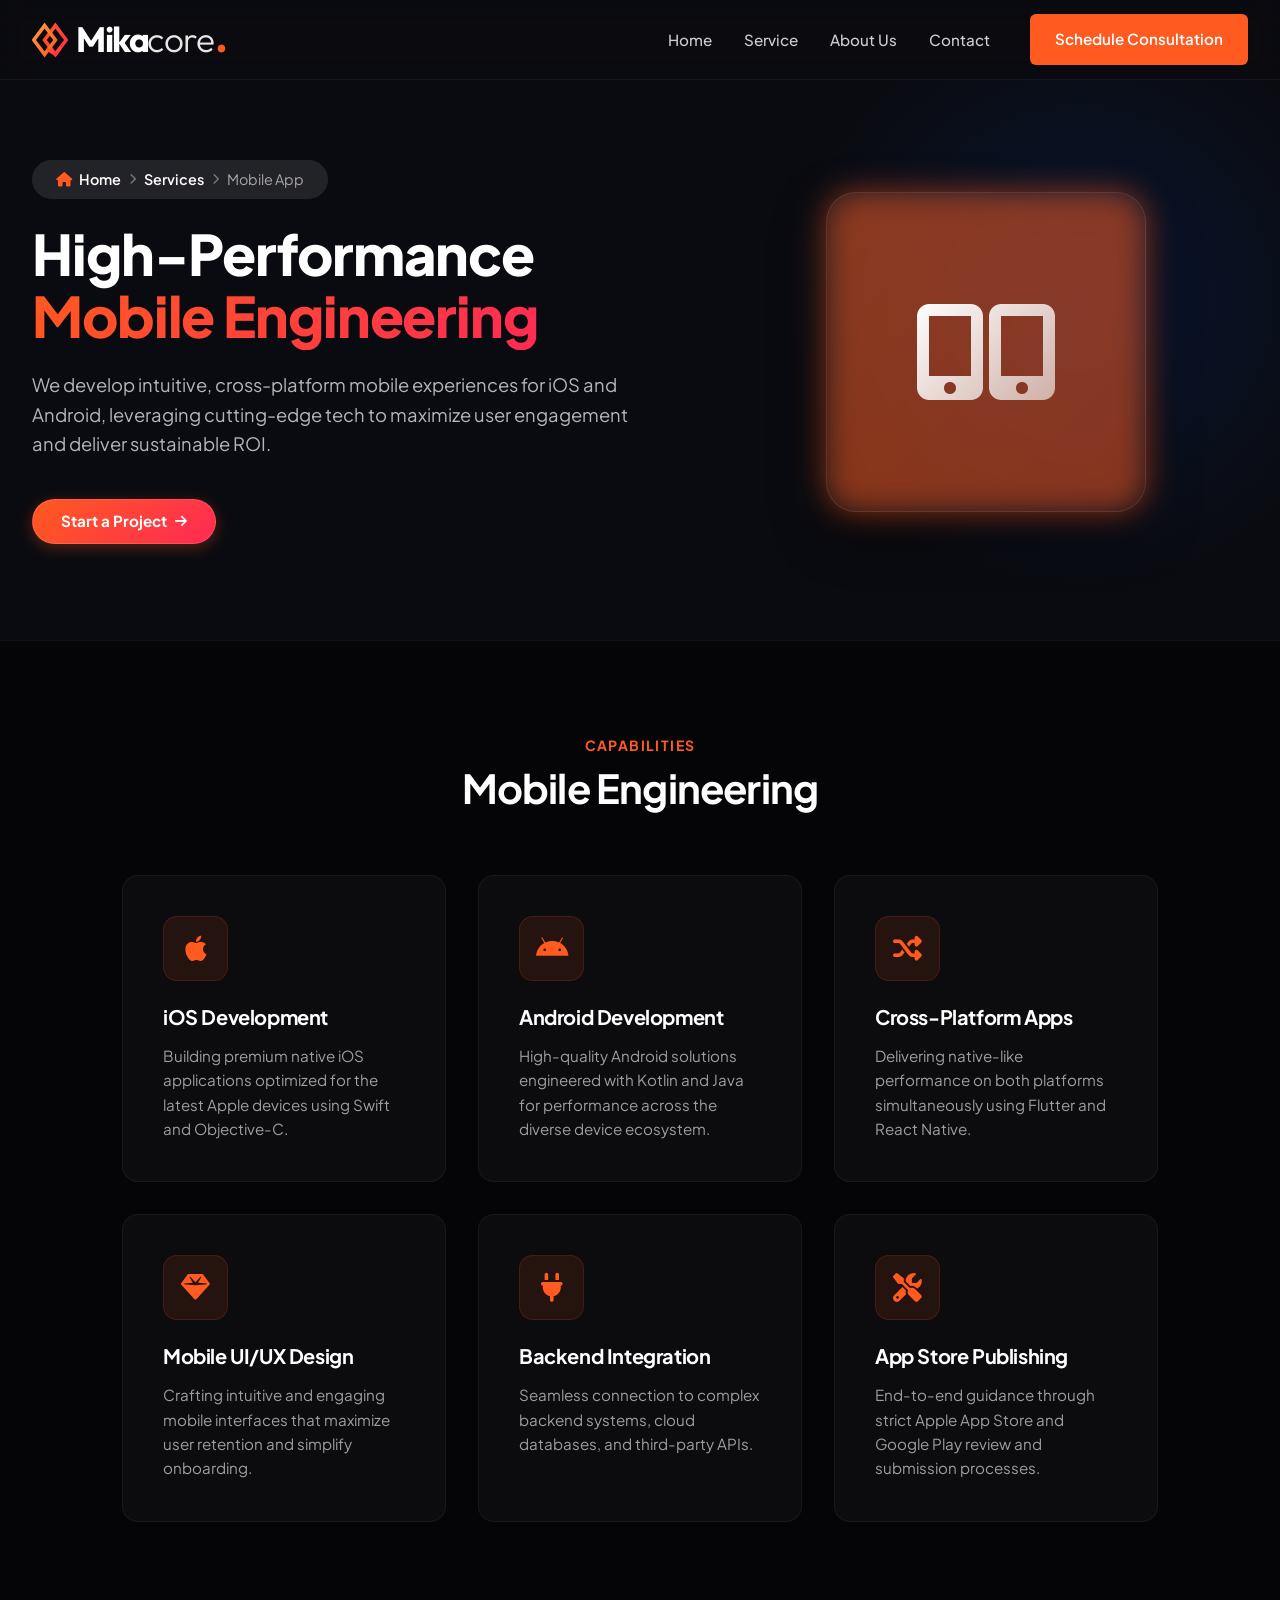
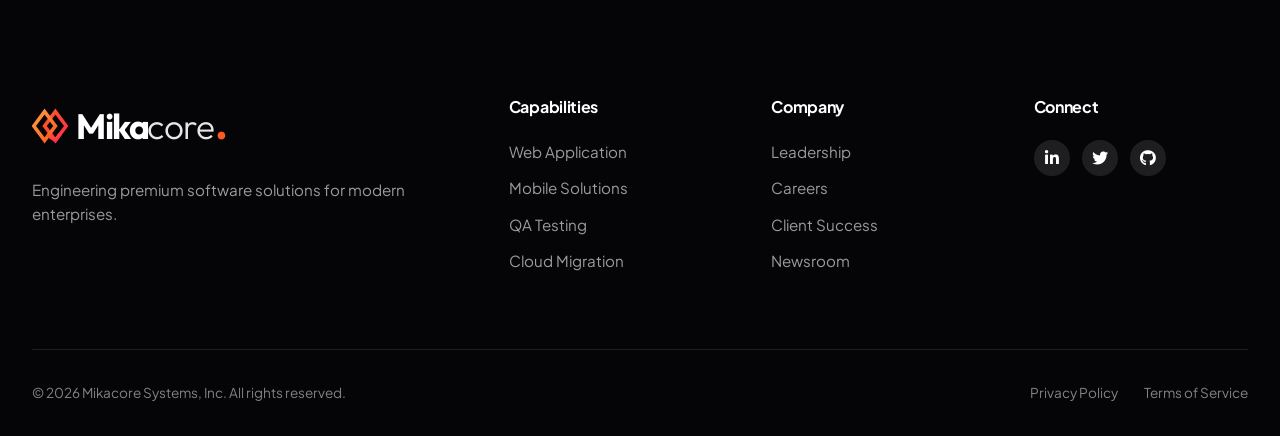
<file: mobile-app.html>
<!DOCTYPE html>
<html lang="en">

<head>
  <meta charset="UTF-8">
  <meta name="viewport" content="width=device-width, initial-scale=1.0">
  <title>Mobile App Development | Mikacore Services</title>
  <link rel="preconnect" href="https://fonts.googleapis.com">
  <link rel="preconnect" href="https://fonts.gstatic.com" crossorigin>
  <link href="https://fonts.googleapis.com/css2?family=Plus+Jakarta+Sans:wght@300;400;500;600;700;800&family=Outfit:wght@300;400;700;900&display=swap" rel="stylesheet">
  <link rel="stylesheet" href="https://cdnjs.cloudflare.com/ajax/libs/font-awesome/6.4.0/css/all.min.css">
  <link rel="stylesheet" href="styles.css?v=2">
</head>

<body>

  <!-- Navigation -->
  <header class="navbar" id="navbar">
    <div class="container nav-container">
      <a href="index.html#home" class="brand-logo">
        <svg class="logo-svg" width="36" height="36" viewBox="0 0 100 100" fill="none"
          xmlns="http://www.w3.org/2000/svg">
          <defs>
            <linearGradient id="logoOrangeGrad" x1="0%" y1="0%" x2="100%" y2="100%">
              <stop offset="0%" stop-color="#FF9A44" />
              <stop offset="100%" stop-color="#FF5A1F" />
            </linearGradient>
            <linearGradient id="logoRedGrad" x1="0%" y1="0%" x2="100%" y2="100%">
              <stop offset="0%" stop-color="#FF5A1F" />
              <stop offset="100%" stop-color="#FF2A54" />
            </linearGradient>
          </defs>
          <path d="M 65 10 L 95 50 L 65 90 L 35 50 Z" stroke="url(#logoRedGrad)" stroke-width="10"
            stroke-linejoin="miter" />
          <path d="M 35 10 L 65 50 L 35 90 L 5 50 Z" stroke="url(#logoOrangeGrad)" stroke-width="10"
            stroke-linejoin="miter" />
          <path d="M 45 76.6 L 65 90 L 75.3 76.2" stroke="url(#logoRedGrad)" stroke-width="10" stroke-linejoin="miter"
            stroke-linecap="square" />
        </svg>
        <span class="brand-text"><span class="brand-mika">Mika</span><span class="brand-core">core</span><span
            class="brand-dot">.</span></span>
      </a>

      <button class="menu-toggle" aria-label="Toggle navigation">
        <span></span><span></span><span></span>
      </button>

      <nav class="nav-menu">
        <ul class="nav-links">
          <li><a href="index.html#home" class="nav-link">Home</a></li>
          <li><a href="index.html#service" class="nav-link active">Service</a></li>
          <li><a href="index.html#solutions" class="nav-link">About Us</a></li>
          <li><a href="index.html#contact" class="nav-link">Contact</a></li>
        </ul>
        <div class="nav-actions">
          <a href="index.html#contact" class="btn btn-primary">Schedule Consultation</a>
        </div>
      </nav>
    </div>
  </header>

  <!-- Service Hero -->
  <section class="service-hero">
    <div class="service-hero-glow"></div>
    <div class="container sh-container">
      <div class="sh-content reveal-up">
        <div class="breadcrumb">
          <a href="index.html#home"><i class="fas fa-home"></i> Home</a>
          <i class="fas fa-chevron-right"></i>
          <a href="index.html#service">Services</a>
          <i class="fas fa-chevron-right"></i>
          <span>Mobile App</span>
        </div>
        <h1 class="sh-title">High-Performance <span>Mobile Engineering</span></h1>
        <p class="sh-desc">We develop intuitive, cross-platform mobile experiences for iOS and Android, leveraging
          cutting-edge tech to maximize user engagement and deliver sustainable ROI.</p>
        <div class="sh-actions">
          <a href="index.html#contact" class="btn btn-primary nav-get-started">Start a Project <i
              class="fas fa-arrow-right"></i></a>
        </div>
      </div>
      <div class="sh-visual reveal-up delay-1">
        <div class="sh-abstract-card">
          <i class="fas fa-mobile-alt sh-icon"
            style="font-family: 'Font Awesome 6 Free'; font-weight: 900;">&#xf3cd;</i>
        </div>
      </div>
    </div>
  </section>

  <!-- Service Features -->
  <section class="service-features section">
    <div class="container container-large">
      <div class="section-heading reveal-up">
        <h2 class="subtitle">Capabilities</h2>
        <h3 class="title text-white">Mobile Engineering</h3>
      </div>
      <div class="sh-grid">
        <div class="sh-feature-card reveal-up">
          <div class="sh-fc-icon"><i class="fab fa-apple"></i></div>
          <h4>iOS Development</h4>
          <p>Building premium native iOS applications optimized for the latest Apple devices using Swift and
            Objective-C.</p>
        </div>
        <div class="sh-feature-card reveal-up delay-1">
          <div class="sh-fc-icon"><i class="fab fa-android"></i></div>
          <h4>Android Development</h4>
          <p>High-quality Android solutions engineered with Kotlin and Java for performance across the diverse device
            ecosystem.</p>
        </div>
        <div class="sh-feature-card reveal-up delay-2">
          <div class="sh-fc-icon"><i class="fas fa-random"></i></div>
          <h4>Cross-Platform Apps</h4>
          <p>Delivering native-like performance on both platforms simultaneously using Flutter and React Native.</p>
        </div>
        <div class="sh-feature-card reveal-up">
          <div class="sh-fc-icon"><i class="fas fa-gem"></i></div>
          <h4>Mobile UI/UX Design</h4>
          <p>Crafting intuitive and engaging mobile interfaces that maximize user retention and simplify onboarding.</p>
        </div>
        <div class="sh-feature-card reveal-up delay-1">
          <div class="sh-fc-icon"><i class="fas fa-plug"></i></div>
          <h4>Backend Integration</h4>
          <p>Seamless connection to complex backend systems, cloud databases, and third-party APIs.</p>
        </div>
        <div class="sh-feature-card reveal-up delay-2">
          <div class="sh-fc-icon"><i class="fas fa-tools"></i></div>
          <h4>App Store Publishing</h4>
          <p>End-to-end guidance through strict Apple App Store and Google Play review and submission processes.</p>
        </div>
      </div>
    </div>
  </section>
  <!-- Footer -->
  <footer class="footer">
    <div class="container">
      <div class="footer-grid">
        <div class="footer-brand">
          <a href="index.html#home" class="brand-logo">
            <svg class="logo-svg" width="36" height="36" viewBox="0 0 100 100" fill="none"
              xmlns="http://www.w3.org/2000/svg">
              <defs>
                <linearGradient id="logoOrangeGradFooter" x1="0%" y1="0%" x2="100%" y2="100%">
                  <stop offset="0%" stop-color="#FF9A44" />
                  <stop offset="100%" stop-color="#FF5A1F" />
                </linearGradient>
                <linearGradient id="logoRedGradFooter" x1="0%" y1="0%" x2="100%" y2="100%">
                  <stop offset="0%" stop-color="#FF5A1F" />
                  <stop offset="100%" stop-color="#FF2A54" />
                </linearGradient>
              </defs>
              <path d="M 65 10 L 95 50 L 65 90 L 35 50 Z" stroke="url(#logoRedGradFooter)" stroke-width="10"
                stroke-linejoin="miter" />
              <path d="M 35 10 L 65 50 L 35 90 L 5 50 Z" stroke="url(#logoOrangeGradFooter)" stroke-width="10"
                stroke-linejoin="miter" />
              <path d="M 45 76.6 L 65 90 L 75.3 76.2" stroke="url(#logoRedGradFooter)" stroke-width="10"
                stroke-linejoin="miter" stroke-linecap="square" />
            </svg>
            <span class="brand-text text-white"><span class="brand-mika">Mika</span><span
                class="brand-core">core</span><span class="brand-dot">.</span></span>
          </a>
          <p>Engineering premium software solutions for modern enterprises.</p>
        </div>
        <div class="footer-nav">
          <h4>Capabilities</h4>
          <ul>
            <li><a href="web-application.html">Web Application</a></li>
            <li><a href="mobile-app.html">Mobile Solutions</a></li>
            <li><a href="qa-support.html">QA Testing</a></li>
            <li><a href="#">Cloud Migration</a></li>
          </ul>
        </div>
        <div class="footer-nav">
          <h4>Company</h4>
          <ul>
            <li><a href="#">Leadership</a></li>
            <li><a href="#">Careers</a></li>
            <li><a href="#">Client Success</a></li>
            <li><a href="#">Newsroom</a></li>
          </ul>
        </div>
        <div class="footer-nav">
          <h4>Connect</h4>
          <div class="social-pills">
            <a href="#"><i class="fab fa-linkedin-in"></i></a>
            <a href="#"><i class="fab fa-twitter"></i></a>
            <a href="#"><i class="fab fa-github"></i></a>
          </div>
        </div>
      </div>
      <div class="footer-legal">
        <p>&copy; <span id="currentYear"></span> Mikacore Systems, Inc. All rights reserved.</p>
        <div class="legal-links">
          <a href="#">Privacy Policy</a>
          <a href="#">Terms of Service</a>
        </div>
      </div>
    </div>
  </footer>

  <script src="script.js"></script>
</body>

</html>
</file>
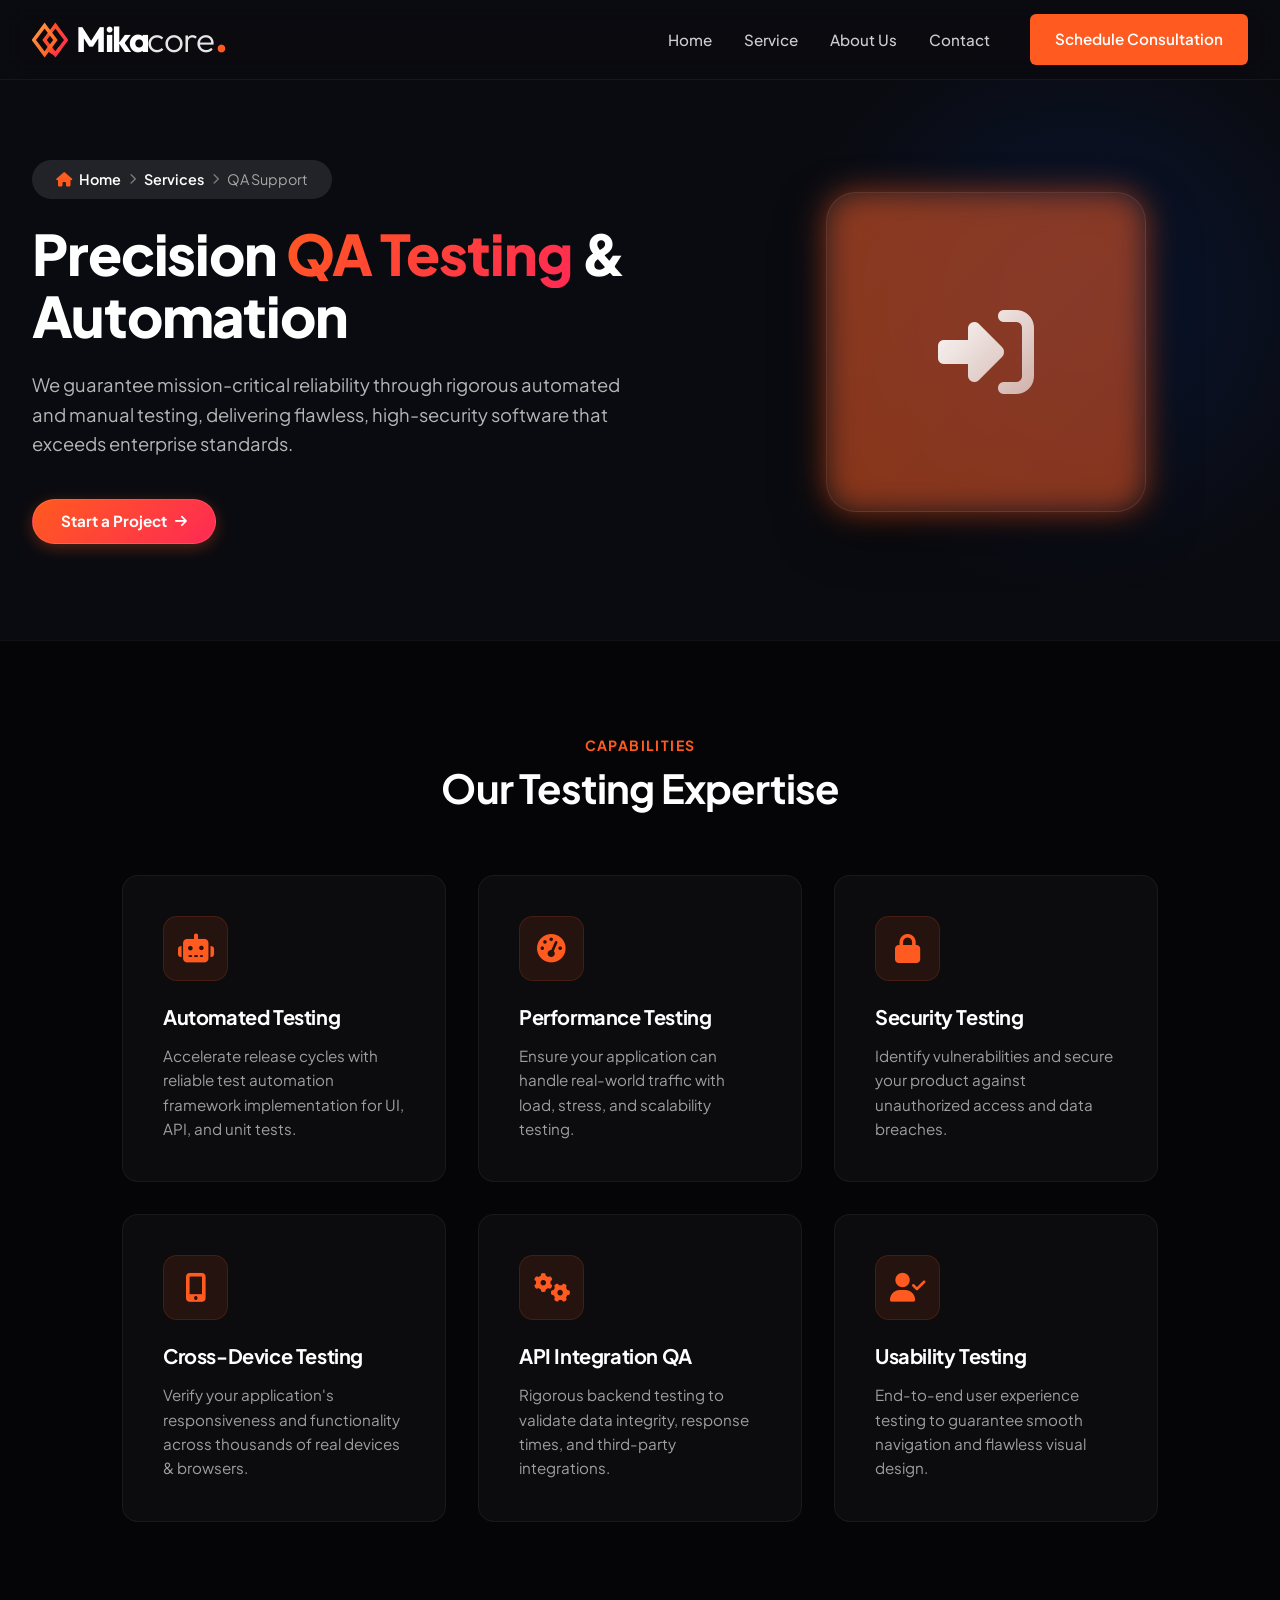
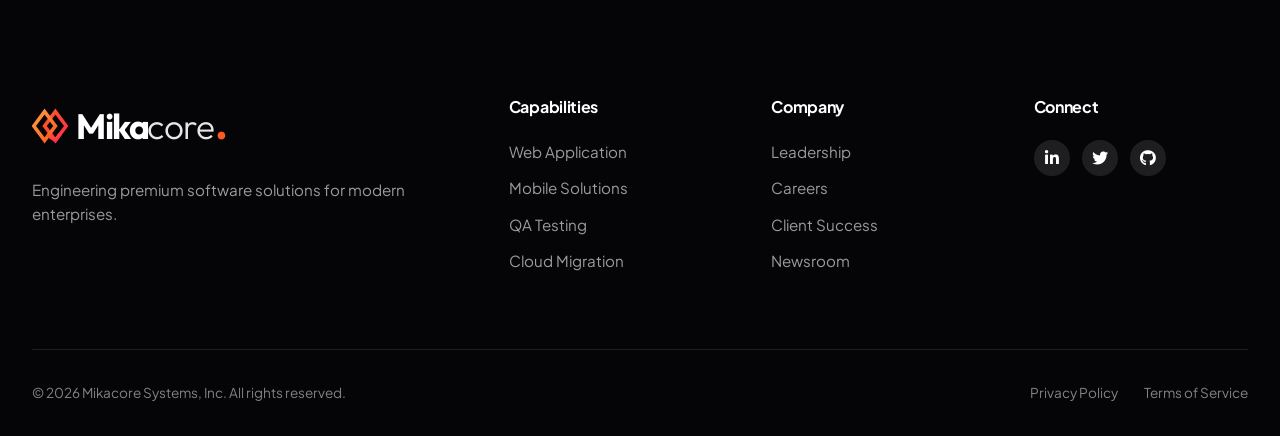
<file: qa-support.html>
<!DOCTYPE html>
<html lang="en">

<head>
  <meta charset="UTF-8">
  <meta name="viewport" content="width=device-width, initial-scale=1.0">
  <title>QA Support | Mikacore Services</title>
  <link rel="preconnect" href="https://fonts.googleapis.com">
  <link rel="preconnect" href="https://fonts.gstatic.com" crossorigin>
  <link href="https://fonts.googleapis.com/css2?family=Plus+Jakarta+Sans:wght@300;400;500;600;700;800&family=Outfit:wght@300;400;700;900&display=swap" rel="stylesheet">
  <link rel="stylesheet" href="https://cdnjs.cloudflare.com/ajax/libs/font-awesome/6.4.0/css/all.min.css">
  <link rel="stylesheet" href="styles.css?v=2">
</head>

<body>

  <!-- Navigation -->
  <header class="navbar" id="navbar">
    <div class="container nav-container">
      <a href="index.html#home" class="brand-logo">
        <svg class="logo-svg" width="36" height="36" viewBox="0 0 100 100" fill="none"
          xmlns="http://www.w3.org/2000/svg">
          <defs>
            <linearGradient id="logoOrangeGrad" x1="0%" y1="0%" x2="100%" y2="100%">
              <stop offset="0%" stop-color="#FF9A44" />
              <stop offset="100%" stop-color="#FF5A1F" />
            </linearGradient>
            <linearGradient id="logoRedGrad" x1="0%" y1="0%" x2="100%" y2="100%">
              <stop offset="0%" stop-color="#FF5A1F" />
              <stop offset="100%" stop-color="#FF2A54" />
            </linearGradient>
          </defs>
          <path d="M 65 10 L 95 50 L 65 90 L 35 50 Z" stroke="url(#logoRedGrad)" stroke-width="10"
            stroke-linejoin="miter" />
          <path d="M 35 10 L 65 50 L 35 90 L 5 50 Z" stroke="url(#logoOrangeGrad)" stroke-width="10"
            stroke-linejoin="miter" />
          <path d="M 45 76.6 L 65 90 L 75.3 76.2" stroke="url(#logoRedGrad)" stroke-width="10" stroke-linejoin="miter"
            stroke-linecap="square" />
        </svg>
        <span class="brand-text"><span class="brand-mika">Mika</span><span class="brand-core">core</span><span
            class="brand-dot">.</span></span>
      </a>

      <button class="menu-toggle" aria-label="Toggle navigation">
        <span></span><span></span><span></span>
      </button>

      <nav class="nav-menu">
        <ul class="nav-links">
          <li><a href="index.html#home" class="nav-link">Home</a></li>
          <li><a href="index.html#service" class="nav-link active">Service</a></li>
          <li><a href="index.html#solutions" class="nav-link">About Us</a></li>
          <li><a href="index.html#contact" class="nav-link">Contact</a></li>
        </ul>
        <div class="nav-actions">
          <a href="index.html#contact" class="btn btn-primary">Schedule Consultation</a>
        </div>
      </nav>
    </div>
  </header>

  <!-- Service Hero -->
  <section class="service-hero">
    <div class="service-hero-glow"></div>
    <div class="container sh-container">
      <div class="sh-content reveal-up">
        <div class="breadcrumb">
          <a href="index.html#home"><i class="fas fa-home"></i> Home</a>
          <i class="fas fa-chevron-right"></i>
          <a href="index.html#service">Services</a>
          <i class="fas fa-chevron-right"></i>
          <span>QA Support</span>
        </div>
        <h1 class="sh-title">Precision <span>QA Testing</span> & Automation</h1>
        <p class="sh-desc">We guarantee mission-critical reliability through rigorous automated and manual testing,
          delivering flawless, high-security software that exceeds enterprise standards.</p>
        <div class="sh-actions">
          <a href="index.html#contact" class="btn btn-primary nav-get-started">Start a Project <i
              class="fas fa-arrow-right"></i></a>
        </div>
      </div>
      <div class="sh-visual reveal-up delay-1">
        <div class="sh-abstract-card">
          <i class="fas fa-shield-check sh-icon"
            style="font-family: 'Font Awesome 6 Free'; font-weight: 900;">&#xf2f6;</i>
        </div>
      </div>
    </div>
  </section>

  <!-- Service Features -->
  <section class="service-features section">
    <div class="container container-large">
      <div class="section-heading reveal-up">
        <h2 class="subtitle">Capabilities</h2>
        <h3 class="title text-white">Our Testing Expertise</h3>
      </div>
      <div class="sh-grid">
        <div class="sh-feature-card reveal-up">
          <div class="sh-fc-icon"><i class="fas fa-robot"></i></div>
          <h4>Automated Testing</h4>
          <p>Accelerate release cycles with reliable test automation framework implementation for UI, API, and unit
            tests.</p>
        </div>
        <div class="sh-feature-card reveal-up delay-1">
          <div class="sh-fc-icon"><i class="fas fa-tachometer-alt"></i></div>
          <h4>Performance Testing</h4>
          <p>Ensure your application can handle real-world traffic with load, stress, and scalability testing.</p>
        </div>
        <div class="sh-feature-card reveal-up delay-2">
          <div class="sh-fc-icon"><i class="fas fa-lock"></i></div>
          <h4>Security Testing</h4>
          <p>Identify vulnerabilities and secure your product against unauthorized access and data breaches.</p>
        </div>
        <div class="sh-feature-card reveal-up">
          <div class="sh-fc-icon"><i class="fas fa-mobile-alt"></i></div>
          <h4>Cross-Device Testing</h4>
          <p>Verify your application's responsiveness and functionality across thousands of real devices & browsers.</p>
        </div>
        <div class="sh-feature-card reveal-up delay-1">
          <div class="sh-fc-icon"><i class="fas fa-cogs"></i></div>
          <h4>API Integration QA</h4>
          <p>Rigorous backend testing to validate data integrity, response times, and third-party integrations.</p>
        </div>
        <div class="sh-feature-card reveal-up delay-2">
          <div class="sh-fc-icon"><i class="fas fa-user-check"></i></div>
          <h4>Usability Testing</h4>
          <p>End-to-end user experience testing to guarantee smooth navigation and flawless visual design.</p>
        </div>
      </div>
    </div>
  </section>

  <!-- Footer -->
  <footer class="footer">
    <div class="container">
      <div class="footer-grid">
        <div class="footer-brand">
          <a href="index.html#home" class="brand-logo">
            <svg class="logo-svg" width="36" height="36" viewBox="0 0 100 100" fill="none"
              xmlns="http://www.w3.org/2000/svg">
              <defs>
                <linearGradient id="logoOrangeGradFooter" x1="0%" y1="0%" x2="100%" y2="100%">
                  <stop offset="0%" stop-color="#FF9A44" />
                  <stop offset="100%" stop-color="#FF5A1F" />
                </linearGradient>
                <linearGradient id="logoRedGradFooter" x1="0%" y1="0%" x2="100%" y2="100%">
                  <stop offset="0%" stop-color="#FF5A1F" />
                  <stop offset="100%" stop-color="#FF2A54" />
                </linearGradient>
              </defs>
              <path d="M 65 10 L 95 50 L 65 90 L 35 50 Z" stroke="url(#logoRedGradFooter)" stroke-width="10"
                stroke-linejoin="miter" />
              <path d="M 35 10 L 65 50 L 35 90 L 5 50 Z" stroke="url(#logoOrangeGradFooter)" stroke-width="10"
                stroke-linejoin="miter" />
              <path d="M 45 76.6 L 65 90 L 75.3 76.2" stroke="url(#logoRedGradFooter)" stroke-width="10"
                stroke-linejoin="miter" stroke-linecap="square" />
            </svg>
            <span class="brand-text text-white"><span class="brand-mika">Mika</span><span
                class="brand-core">core</span><span class="brand-dot">.</span></span>
          </a>
          <p>Engineering premium software solutions for modern enterprises.</p>
        </div>
        <div class="footer-nav">
          <h4>Capabilities</h4>
          <ul>
            <li><a href="web-application.html">Web Application</a></li>
            <li><a href="mobile-app.html">Mobile Solutions</a></li>
            <li><a href="qa-support.html">QA Testing</a></li>
            <li><a href="#">Cloud Migration</a></li>
          </ul>
        </div>
        <div class="footer-nav">
          <h4>Company</h4>
          <ul>
            <li><a href="#">Leadership</a></li>
            <li><a href="#">Careers</a></li>
            <li><a href="#">Client Success</a></li>
            <li><a href="#">Newsroom</a></li>
          </ul>
        </div>
        <div class="footer-nav">
          <h4>Connect</h4>
          <div class="social-pills">
            <a href="#"><i class="fab fa-linkedin-in"></i></a>
            <a href="#"><i class="fab fa-twitter"></i></a>
            <a href="#"><i class="fab fa-github"></i></a>
          </div>
        </div>
      </div>
      <div class="footer-legal">
        <p>&copy; <span id="currentYear"></span> Mikacore Systems, Inc. All rights reserved.</p>
        <div class="legal-links">
          <a href="#">Privacy Policy</a>
          <a href="#">Terms of Service</a>
        </div>
      </div>
    </div>
  </footer>

  <script src="script.js"></script>
</body>

</html>
</file>
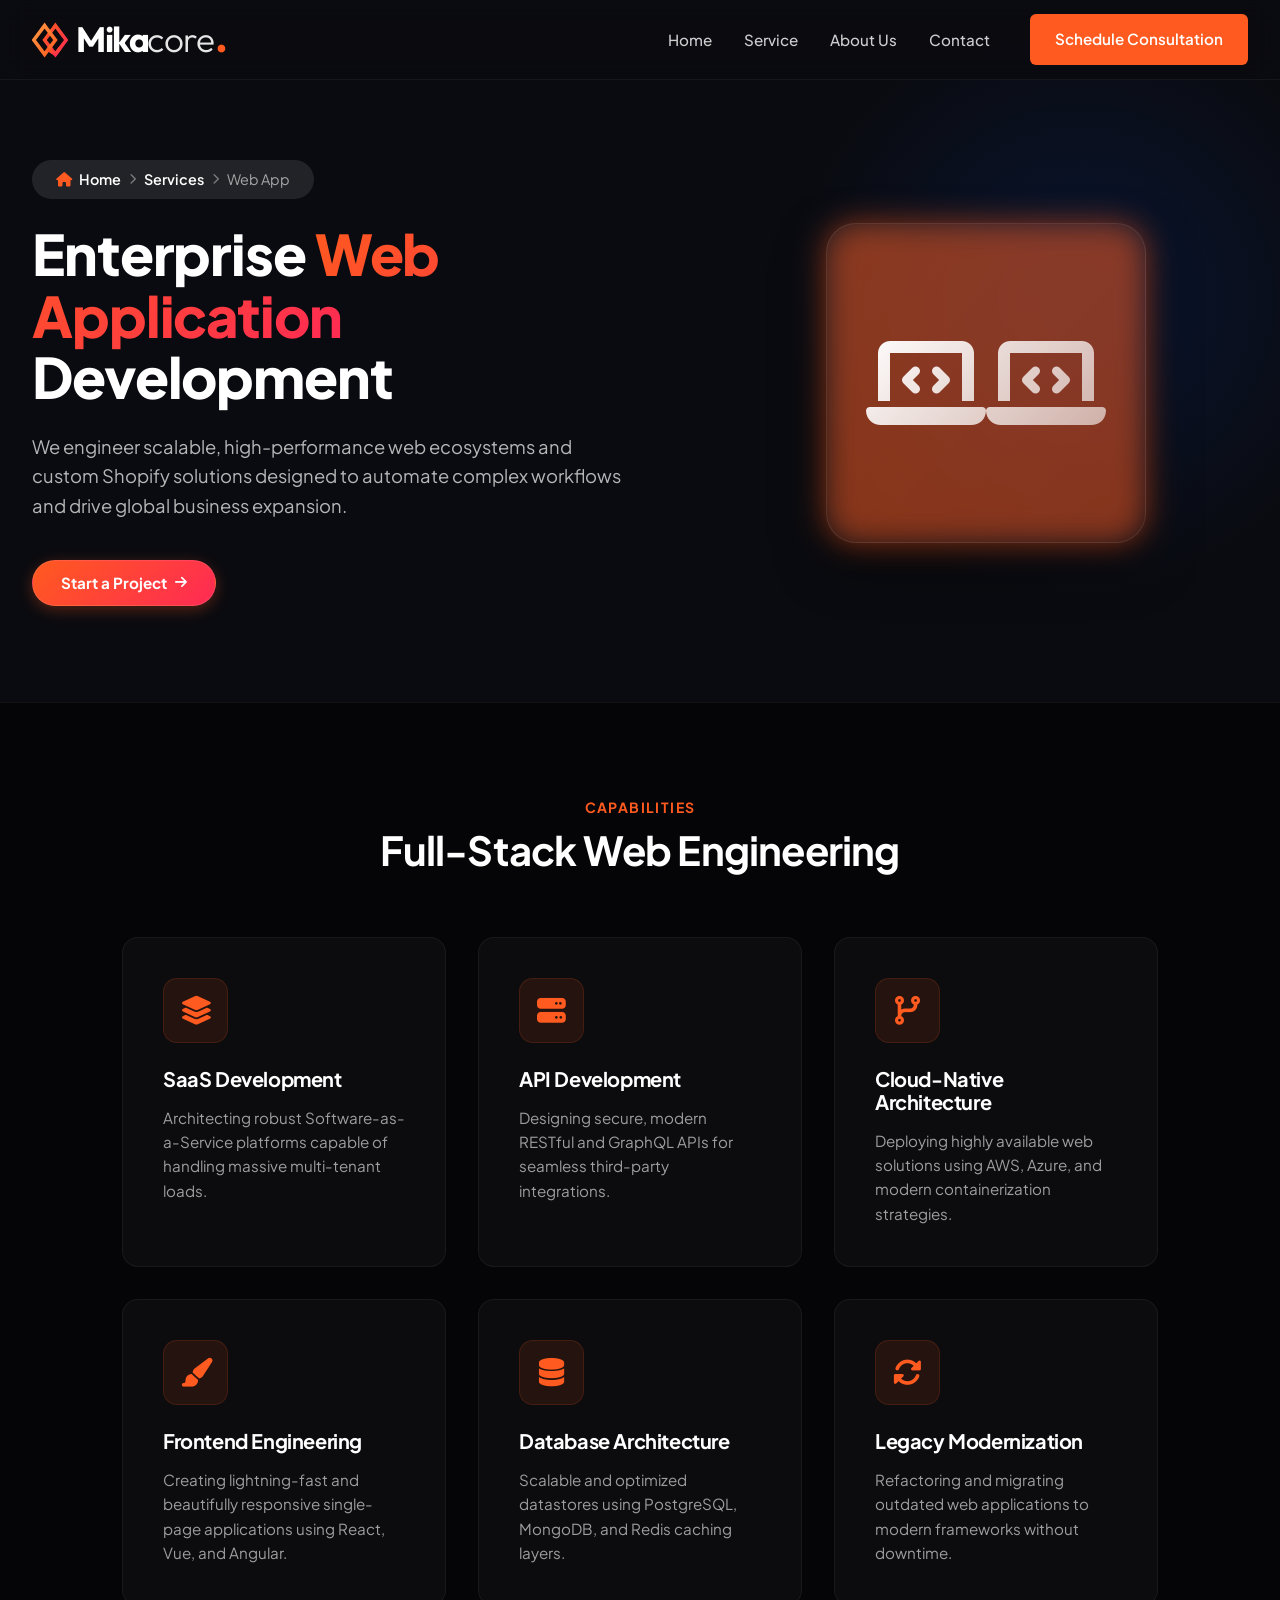
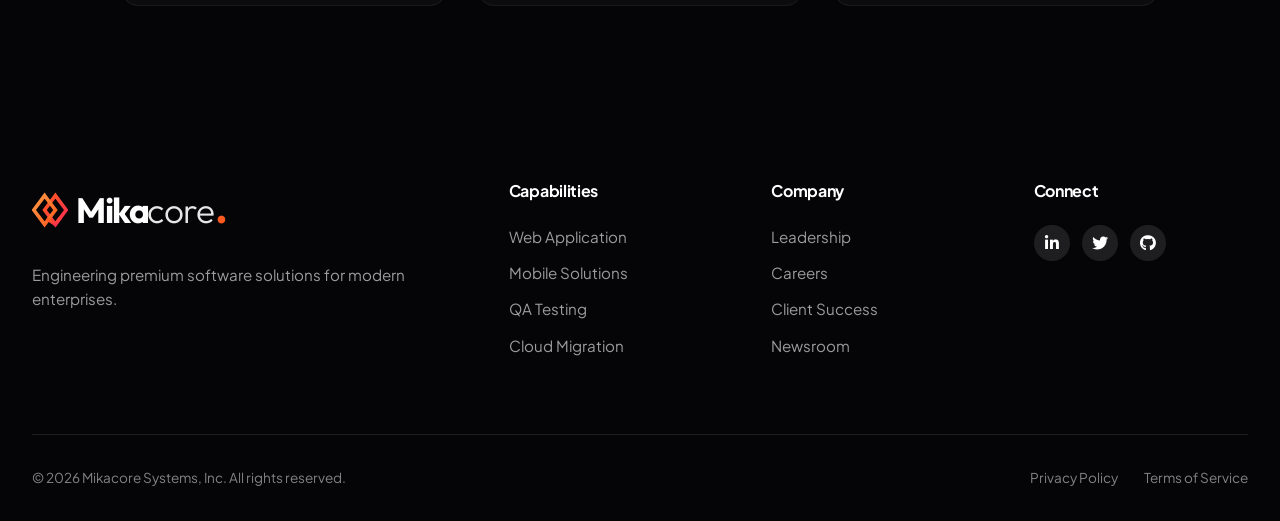
<file: web-application.html>
<!DOCTYPE html>
<html lang="en">

<head>
  <meta charset="UTF-8">
  <meta name="viewport" content="width=device-width, initial-scale=1.0">
  <title>Web Application Development | Mikacore Services</title>
  <link rel="preconnect" href="https://fonts.googleapis.com">
  <link rel="preconnect" href="https://fonts.gstatic.com" crossorigin>
  <link href="https://fonts.googleapis.com/css2?family=Plus+Jakarta+Sans:wght@300;400;500;600;700;800&family=Outfit:wght@300;400;700;900&display=swap" rel="stylesheet">
  <link rel="stylesheet" href="https://cdnjs.cloudflare.com/ajax/libs/font-awesome/6.4.0/css/all.min.css">
  <link rel="stylesheet" href="styles.css?v=2">
</head>

<body>

  <!-- Navigation -->
  <header class="navbar" id="navbar">
    <div class="container nav-container">
      <a href="index.html#home" class="brand-logo">
        <svg class="logo-svg" width="36" height="36" viewBox="0 0 100 100" fill="none"
          xmlns="http://www.w3.org/2000/svg">
          <defs>
            <linearGradient id="logoOrangeGrad" x1="0%" y1="0%" x2="100%" y2="100%">
              <stop offset="0%" stop-color="#FF9A44" />
              <stop offset="100%" stop-color="#FF5A1F" />
            </linearGradient>
            <linearGradient id="logoRedGrad" x1="0%" y1="0%" x2="100%" y2="100%">
              <stop offset="0%" stop-color="#FF5A1F" />
              <stop offset="100%" stop-color="#FF2A54" />
            </linearGradient>
          </defs>
          <path d="M 65 10 L 95 50 L 65 90 L 35 50 Z" stroke="url(#logoRedGrad)" stroke-width="10"
            stroke-linejoin="miter" />
          <path d="M 35 10 L 65 50 L 35 90 L 5 50 Z" stroke="url(#logoOrangeGrad)" stroke-width="10"
            stroke-linejoin="miter" />
          <path d="M 45 76.6 L 65 90 L 75.3 76.2" stroke="url(#logoRedGrad)" stroke-width="10" stroke-linejoin="miter"
            stroke-linecap="square" />
        </svg>
        <span class="brand-text"><span class="brand-mika">Mika</span><span class="brand-core">core</span><span
            class="brand-dot">.</span></span>
      </a>

      <button class="menu-toggle" aria-label="Toggle navigation">
        <span></span><span></span><span></span>
      </button>

      <nav class="nav-menu">
        <ul class="nav-links">
          <li><a href="index.html#home" class="nav-link">Home</a></li>
          <li><a href="index.html#service" class="nav-link active">Service</a></li>
          <li><a href="index.html#solutions" class="nav-link">About Us</a></li>
          <li><a href="index.html#contact" class="nav-link">Contact</a></li>
        </ul>
        <div class="nav-actions">
          <a href="index.html#contact" class="btn btn-primary">Schedule Consultation</a>
        </div>
      </nav>
    </div>
  </header>

  <!-- Service Hero -->
  <section class="service-hero">
    <div class="service-hero-glow"></div>
    <div class="container sh-container">
      <div class="sh-content reveal-up">
        <div class="breadcrumb">
          <a href="index.html#home"><i class="fas fa-home"></i> Home</a>
          <i class="fas fa-chevron-right"></i>
          <a href="index.html#service">Services</a>
          <i class="fas fa-chevron-right"></i>
          <span>Web App</span>
        </div>
        <h1 class="sh-title">Enterprise <span>Web Application</span> Development</h1>
        <p class="sh-desc">We engineer scalable, high-performance web ecosystems and custom
          Shopify solutions designed to automate complex workflows and drive global business expansion.</p>
        <div class="sh-actions">
          <a href="index.html#contact" class="btn btn-primary nav-get-started">Start a Project <i
              class="fas fa-arrow-right"></i></a>
        </div>
      </div>
      <div class="sh-visual reveal-up delay-1">
        <div class="sh-abstract-card">
          <i class="fas fa-laptop-code sh-icon"
            style="font-family: 'Font Awesome 6 Free'; font-weight: 900;">&#xf5fc;</i>
        </div>
      </div>
    </div>
  </section>

  <!-- Service Features -->
  <section class="service-features section">
    <div class="container container-large">
      <div class="section-heading reveal-up">
        <h2 class="subtitle">Capabilities</h2>
        <h3 class="title text-white">Full-Stack Web Engineering</h3>
      </div>
      <div class="sh-grid">
        <div class="sh-feature-card reveal-up">
          <div class="sh-fc-icon"><i class="fas fa-layer-group"></i></div>
          <h4>SaaS Development</h4>
          <p>Architecting robust Software-as-a-Service platforms capable of handling massive multi-tenant loads.</p>
        </div>
        <div class="sh-feature-card reveal-up delay-1">
          <div class="sh-fc-icon"><i class="fas fa-server"></i></div>
          <h4>API Development</h4>
          <p>Designing secure, modern RESTful and GraphQL APIs for seamless third-party integrations.</p>
        </div>
        <div class="sh-feature-card reveal-up delay-2">
          <div class="sh-fc-icon"><i class="fas fa-code-branch"></i></div>
          <h4>Cloud-Native Architecture</h4>
          <p>Deploying highly available web solutions using AWS, Azure, and modern containerization strategies.</p>
        </div>
        <div class="sh-feature-card reveal-up">
          <div class="sh-fc-icon"><i class="fas fa-paint-brush"></i></div>
          <h4>Frontend Engineering</h4>
          <p>Creating lightning-fast and beautifully responsive single-page applications using React, Vue, and Angular.
          </p>
        </div>
        <div class="sh-feature-card reveal-up delay-1">
          <div class="sh-fc-icon"><i class="fas fa-database"></i></div>
          <h4>Database Architecture</h4>
          <p>Scalable and optimized datastores using PostgreSQL, MongoDB, and Redis caching layers.</p>
        </div>
        <div class="sh-feature-card reveal-up delay-2">
          <div class="sh-fc-icon"><i class="fas fa-sync-alt"></i></div>
          <h4>Legacy Modernization</h4>
          <p>Refactoring and migrating outdated web applications to modern frameworks without downtime.</p>
        </div>
      </div>
    </div>
  </section>

  <!-- Footer -->
  <footer class="footer">
    <div class="container">
      <div class="footer-grid">
        <div class="footer-brand">
          <a href="index.html#home" class="brand-logo">
            <svg class="logo-svg" width="36" height="36" viewBox="0 0 100 100" fill="none"
              xmlns="http://www.w3.org/2000/svg">
              <defs>
                <linearGradient id="logoOrangeGradFooter" x1="0%" y1="0%" x2="100%" y2="100%">
                  <stop offset="0%" stop-color="#FF9A44" />
                  <stop offset="100%" stop-color="#FF5A1F" />
                </linearGradient>
                <linearGradient id="logoRedGradFooter" x1="0%" y1="0%" x2="100%" y2="100%">
                  <stop offset="0%" stop-color="#FF5A1F" />
                  <stop offset="100%" stop-color="#FF2A54" />
                </linearGradient>
              </defs>
              <path d="M 65 10 L 95 50 L 65 90 L 35 50 Z" stroke="url(#logoRedGradFooter)" stroke-width="10"
                stroke-linejoin="miter" />
              <path d="M 35 10 L 65 50 L 35 90 L 5 50 Z" stroke="url(#logoOrangeGradFooter)" stroke-width="10"
                stroke-linejoin="miter" />
              <path d="M 45 76.6 L 65 90 L 75.3 76.2" stroke="url(#logoRedGradFooter)" stroke-width="10"
                stroke-linejoin="miter" stroke-linecap="square" />
            </svg>
            <span class="brand-text text-white"><span class="brand-mika">Mika</span><span
                class="brand-core">core</span><span class="brand-dot">.</span></span>
          </a>
          <p>Engineering premium software solutions for modern enterprises.</p>
        </div>
        <div class="footer-nav">
          <h4>Capabilities</h4>
          <ul>
            <li><a href="web-application.html">Web Application</a></li>
            <li><a href="mobile-app.html">Mobile Solutions</a></li>
            <li><a href="qa-support.html">QA Testing</a></li>
            <li><a href="#">Cloud Migration</a></li>
          </ul>
        </div>
        <div class="footer-nav">
          <h4>Company</h4>
          <ul>
            <li><a href="#">Leadership</a></li>
            <li><a href="#">Careers</a></li>
            <li><a href="#">Client Success</a></li>
            <li><a href="#">Newsroom</a></li>
          </ul>
        </div>
        <div class="footer-nav">
          <h4>Connect</h4>
          <div class="social-pills">
            <a href="#"><i class="fab fa-linkedin-in"></i></a>
            <a href="#"><i class="fab fa-twitter"></i></a>
            <a href="#"><i class="fab fa-github"></i></a>
          </div>
        </div>
      </div>
      <div class="footer-legal">
        <p>&copy; <span id="currentYear"></span> Mikacore Systems, Inc. All rights reserved.</p>
        <div class="legal-links">
          <a href="#">Privacy Policy</a>
          <a href="#">Terms of Service</a>
        </div>
      </div>
    </div>
  </footer>

  <script src="script.js"></script>
</body>

</html>
</file>
<file: styles.css>
/**
 * Mikacore Professional Enterprise CSS
 * Palette: Pure Black, Dark Gray, Vibrant Orange, Deep Red, Off-White
 */

:root {
    /* Color System */
    --c-black: #050507;
    --c-dark: #0A0B10;
    --c-dark-border: #1F212A;
    --c-white: #FFFFFF;
    --c-gray-light: #F4F5F7;
    --c-gray-mid: #E2E4E9;
    --c-text-main: #334155;
    --c-text-muted: #64748B;

    /* Brand Accents */
    --c-orange: #FF5A1F;
    --c-orange-hover: #E04A15;
    --c-orange-light: rgba(255, 90, 31, 0.1);

    /* Typography */
    --font-sans: 'Plus Jakarta Sans', system-ui, -apple-system, sans-serif;
    --font-logo: 'Outfit', sans-serif;


    /* Elevation / Shadows */
    --shadow-sm: 0 4px 6px -1px rgba(0, 0, 0, 0.05), 0 2px 4px -2px rgba(0, 0, 0, 0.05);
    --shadow-md: 0 10px 30px -5px rgba(0, 0, 0, 0.08);
    --shadow-lg: 0 20px 40px -5px rgba(0, 0, 0, 0.12);
    --shadow-glow: 0 0 40px rgba(255, 90, 31, 0.15);

    /* Layout */
    --nav-height: 80px;
    --container-xl: 1280px;
    --radius-sm: 6px;
    --radius-md: 12px;
    --radius-lg: 24px;

    /* Transitions */
    --ease-out: cubic-bezier(0.16, 1, 0.3, 1);
    --t-fast: 0.2s var(--ease-out);
    --t-normal: 0.4s var(--ease-out);
}

/* ================= Reset ================= */
* {
    margin: 0;
    padding: 0;
    box-sizing: border-box;
}

html {
    scroll-behavior: smooth;
    font-size: 16px;
}

body {
    font-family: var(--font-sans);
    color: var(--c-text-main);
    background-color: var(--c-white);
    line-height: 1.6;
    -webkit-font-smoothing: antialiased;
    -moz-osx-font-smoothing: grayscale;
}

img {
    max-width: 100%;
    height: auto;
    display: block;
}

a {
    text-decoration: none;
    color: inherit;
    transition: var(--t-fast);
}

ul {
    list-style: none;
}

/* ================= Typography ================= */
h1,
h2,
h3,
h4,
h5,
h6 {
    color: var(--c-black);
    font-weight: 700;
    letter-spacing: -0.02em;
    line-height: 1.15;
}

.text-white {
    color: var(--c-white) !important;
}

.orange-text {
    color: var(--c-orange);
}

.orange-bg {
    background-color: var(--c-orange-light);
}

.section-heading {
    text-align: center;
    max-width: 700px;
    margin: 0 auto 4rem;
}

.subtitle {
    font-size: 0.875rem;
    text-transform: uppercase;
    letter-spacing: 0.1em;
    color: var(--c-orange);
    margin-bottom: 0.75rem;
    font-weight: 700;
}

.title {
    font-size: 2.5rem;
    color: var(--c-black);
}

/* ================= Layout & Utilities ================= */
.container {
    max-width: var(--container-xl);
    margin: 0 auto;
    padding: 0 2rem;
}

.section {
    padding: 6rem 0;
}

.bg-gray {
    background-color: var(--c-gray-light);
}

.text-center {
    text-align: center;
}

.grid-3 {
    display: grid;
    grid-template-columns: repeat(3, 1fr);
    gap: 2rem;
}

.grid-4 {
    display: grid;
    grid-template-columns: repeat(4, 1fr);
    gap: 2rem;
}

/* ================= Buttons ================= */
.btn {
    display: inline-flex;
    align-items: center;
    justify-content: center;
    font-weight: 600;
    padding: 0.75rem 1.5rem;
    border-radius: var(--radius-sm);
    font-size: 0.95rem;
    cursor: pointer;
    border: 1px solid transparent;
    transition: var(--t-fast);
}

.btn-lg {
    padding: 1rem 2rem;
    font-size: 1.05rem;
}

.btn-full {
    width: 100%;
}

.nav-get-started {
    background: linear-gradient(135deg, var(--c-orange), #FF2A54);
    color: var(--c-white);
    border-radius: 50px;
    padding: 0.6rem 1.75rem;
    font-weight: 700;
    font-size: 0.95rem;
    display: inline-flex;
    align-items: center;
    gap: 0.5rem;
    box-shadow: 0 4px 15px rgba(255, 90, 31, 0.3);
    border: 1px solid rgba(255, 255, 255, 0.1);
    transition: all 0.3s ease;
}

.nav-get-started i {
    font-size: 0.85rem;
    transition: transform 0.3s ease;
}

.nav-get-started:hover {
    background: linear-gradient(135deg, #FF2A54, var(--c-orange));
    box-shadow: 0 8px 25px rgba(255, 90, 31, 0.4);
    transform: translateY(-2px);
    color: #fff;
}

.nav-get-started:hover i {
    transform: translateX(4px);
}

.btn-primary {
    background-color: var(--c-orange);
    color: var(--c-white);
}

.btn-primary:hover {
    background-color: var(--c-orange-hover);
    transform: translateY(-2px);
    box-shadow: 0 8px 20px rgba(255, 90, 31, 0.25);
}

.btn-outline-light {
    background-color: rgba(255, 255, 255, 0.05);
    border: 1px solid rgba(255, 255, 255, 0.2);
    color: var(--c-white);
    backdrop-filter: blur(10px);
}

.btn-outline-light:hover {
    background-color: var(--c-white);
    color: var(--c-black);
}

/* ================= Navigation ================= */
.navbar {
    position: fixed;
    top: 0;
    width: 100%;
    height: var(--nav-height);
    background-color: rgba(10, 11, 16, 0.9);
    backdrop-filter: blur(12px);
    border-bottom: 1px solid rgba(255, 255, 255, 0.05);
    z-index: 1000;
    transition: var(--t-normal);
}

.navbar.scrolled {
    height: 70px;
    background-color: rgba(255, 255, 255, 0.98);
    border-bottom: 1px solid var(--c-gray-mid);
    box-shadow: var(--shadow-sm);
}

.nav-container {
    display: flex;
    justify-content: space-between;
    align-items: center;
    height: 100%;
}

.brand-logo {
    display: flex;
    align-items: center;
    gap: 0.5rem;
    font-size: 1.6rem;
    color: var(--c-white);
    letter-spacing: -0.02em;
}

.brand-text {
    display: flex;
    align-items: baseline;
    font-family: var(--font-logo);
}

.brand-mika {
    font-weight: 700;
    font-size: 2.2rem;
    color: var(--c-white);
    font-family: var(--font-logo);
    letter-spacing: -0.04em;
    text-transform: capitalize;
}

.navbar.scrolled .brand-mika {
    color: var(--c-black);
}

.brand-core {
    font-family: var(--font-logo);
    font-weight: 300;
    font-size: 2.2rem;
    color: var(--c-white);
    letter-spacing: -0.02em;
    margin-left: -1px;
    opacity: 0.9;
}

.navbar.scrolled .brand-core {
    color: var(--c-black);
}

.brand-dot {
    color: #FF5A1F;
    font-weight: 900;
    font-size: 2.2rem;
    margin-left: 1px;
}

.navbar.scrolled .brand-logo {
    color: var(--c-black);
}

.navbar.scrolled .brand-text.text-white {
    color: var(--c-black) !important;
}

.nav-menu {
    display: flex;
    align-items: center;
    gap: 2.5rem;
}

.nav-links {
    display: flex;
    gap: 2rem;
}

.nav-link {
    color: rgba(255, 255, 255, 0.8);
    font-size: 0.95rem;
    font-weight: 500;
}

.navbar.scrolled .nav-link {
    color: var(--c-text-main);
}

.nav-link:hover,
.nav-link.active {
    color: var(--c-white);
}

.navbar.scrolled .nav-link:hover,
.navbar.scrolled .nav-link.active {
    color: var(--c-orange);
}

.menu-toggle {
    display: none;
    background: transparent;
    border: none;
    cursor: pointer;
    flex-direction: column;
    gap: 5px;
    z-index: 101;
}

.menu-toggle span {
    display: block;
    width: 24px;
    height: 2px;
    background-color: var(--c-white);
    transition: var(--t-fast);
}

.navbar.scrolled .menu-toggle span {
    background-color: var(--c-black);
}

/* ================= Hero Section (Dark & Premium) ================= */
/* ================= Hero Section (Dark & Premium) ================= */
/* ================= Hero Section (Dark & Premium) ================= */
/* ================= Hero Section (Dark & Premium) ================= */
.hero {
    /* Pure dark background for particles */
    background-color: #0b0c10; /* Very dark grayish black */
    position: relative;
    padding-top: calc(var(--nav-height) + 5rem);
    padding-bottom: 0;
    overflow: hidden;
    color: var(--c-white);
}

.hero-container {
    position: relative;
    z-index: 1;
    display: grid;
    grid-template-columns: 1fr 1fr;
    gap: 4rem;
    align-items: center;
    min-height: 70vh;
}

.hero-badge {
    display: inline-block;
    padding: 0.4rem 0.8rem;
    background: rgba(255, 90, 31, 0.1);
    color: var(--c-orange);
    border: 1px solid rgba(255, 90, 31, 0.2);
    border-radius: 50px;
    font-size: 0.85rem;
    font-weight: 600;
    margin-bottom: 1.5rem;
    text-transform: uppercase;
    letter-spacing: 0.05em;
}

@keyframes float {
    0% {
        transform: translateY(0px);
    }
    50% {
        transform: translateY(-20px);
    }
    100% {
        transform: translateY(0px);
    }
}

.hero-content h1 {
    color: var(--c-white);
    font-size: 3.5rem;
    line-height: 1.1;
    margin-bottom: 1.5rem;
}

.hero-content h1 span {
    background: linear-gradient(90deg, var(--c-white) 0%, var(--c-gray-muted, #999) 100%);
    background-clip: text;
    -webkit-background-clip: text;
    -webkit-text-fill-color: transparent;
    color: var(--c-white);
    /* Fallback */
}

.hero-content p {
    font-size: 1.125rem;
    color: rgba(255, 255, 255, 0.7);
    margin-bottom: 2.5rem;
    max-width: 500px;
}

.hero-cta {
    display: flex;
    gap: 1rem;
}

/* Hero Abstract Visual */
.hero-visual {
    position: relative;
}

.glass-card {
    background: rgba(255, 255, 255, 0.03);
    border: 1px solid rgba(255, 255, 255, 0.08);
    backdrop-filter: blur(20px);
    border-radius: var(--radius-md);
    padding: 1.5rem;
    box-shadow: var(--shadow-lg), 0 0 0 1px rgba(255, 255, 255, 0.05) inset;
}

.main-card {
    width: 100%;
    max-width: 450px;
    margin-left: auto;
    position: relative;
    transform: perspective(1000px) rotateY(-5deg) rotateX(5deg);
    transition: transform 0.5s ease;
}

.main-card:hover {
    transform: perspective(1000px) rotateY(0deg) rotateX(0deg);
}

.card-header {
    display: flex;
    gap: 6px;
    margin-bottom: 1.5rem;
    padding-bottom: 1rem;
    border-bottom: 1px solid rgba(255, 255, 255, 0.05);
}

.dot {
    width: 10px;
    height: 10px;
    border-radius: 50%;
}

.red {
    background-color: #ff5f56;
}

.yellow {
    background-color: #ffbd2e;
}

.green {
    background-color: #27c93f;
}

.code-line {
    height: 8px;
    background: rgba(255, 255, 255, 0.1);
    border-radius: 4px;
    margin-bottom: 12px;
}

.w-60 {
    width: 60%;
}

.w-70 {
    width: 70%;
}

.w-80 {
    width: 80%;
}

.w-90 {
    width: 90%;
}

.w-100 {
    width: 100%;
}

.mt-2 {
    margin-top: 2rem;
}

.stat-block {
    display: flex;
    align-items: center;
    gap: 1rem;
    padding: 1rem;
    background: rgba(0, 0, 0, 0.2);
    border-radius: var(--radius-sm);
}

.stat-circle {
    width: 40px;
    height: 40px;
    border-radius: 50%;
    border: 3px solid transparent;
}

.orange-ring-glow {
    border-top-color: var(--c-orange);
    border-right-color: var(--c-orange);
    border-bottom-color: rgba(255, 255, 255, 0.1);
    border-left-color: rgba(255, 255, 255, 0.1);
}

.stat-bars {
    flex: 1;
    display: flex;
    flex-direction: column;
    gap: 8px;
}

.bar {
    height: 6px;
    border-radius: 3px;
}

.orange-bar {
    background-color: var(--c-orange);
}

.red-bar {
    background-color: #FF2A54;
}

/* Tech Ticker */
.partner-band {
    border-top: 1px solid var(--c-dark-border);
    margin-top: 5rem;
    padding: 2rem 0;
    background: rgba(0, 0, 0, 0.3);
}

.band-title {
    font-size: 0.75rem;
    font-weight: 700;
    letter-spacing: 0.1em;
    color: rgba(255, 255, 255, 0.4);
    margin-bottom: 1.5rem;
}

.ticker-wrap {
    overflow: hidden;
    mask-image: linear-gradient(to right, transparent, black 10%, black 90%, transparent);
    -webkit-mask-image: linear-gradient(to right, transparent, black 10%, black 90%, transparent);
}

.ticker {
    display: flex;
    align-items: center;
    justify-content: space-around;
    gap: 4rem;
    font-size: 2rem;
    color: rgba(255, 255, 255, 0.3);
}

/* ================= Page Header (Sub-pages) ================= */
.page-header {
    background-image: linear-gradient(rgba(10, 11, 16, 0.8), rgba(10, 11, 16, 0.95)), url('service-bg.jpg');
    background-size: cover;
    background-position: center;
    position: relative;
    padding-top: calc(var(--nav-height) + 3rem);
    padding-bottom: 5rem;
    color: var(--c-white);
    text-align: center;
    border-bottom: none;
}

.page-header h1 {
    font-size: 3rem;
    color: var(--c-white);
    margin-bottom: 1rem;
    font-weight: 800;
}

.breadcrumb {
    display: inline-flex;
    align-items: center;
    gap: 0.5rem;
    font-size: 0.9rem;
    color: rgba(255, 255, 255, 0.6);
    background: rgba(255, 255, 255, 0.1);
    padding: 0.5rem 1.5rem;
    border-radius: 50px;
    backdrop-filter: blur(10px);
}

.breadcrumb a {
    color: var(--c-white);
    font-weight: 600;
    transition: var(--t-fast);
}

.breadcrumb a:hover {
    color: var(--c-orange);
}

.breadcrumb i.fa-chevron-right {
    font-size: 0.7rem;
    color: rgba(255, 255, 255, 0.4);
}

.breadcrumb i.fa-home {
    color: var(--c-orange);
    margin-right: 0.25rem;
}

/* ================= Expertise / Service Section ================= */
.expertise-section {
    background-image: linear-gradient(rgba(10, 11, 16, 0.85), rgba(10, 11, 16, 0.95)), url('service-bg.jpg');
    background-size: cover;
    background-position: center;
    background-attachment: fixed;
    position: relative;
    padding-top: 4rem;
    padding-bottom: 4rem;
}

.expertise-section .subtitle,
.expertise-section .title {
    color: var(--c-white);
}

.service-grid-tall {
    align-items: stretch;
}

.feature-card {
    padding: 2.5rem;
    border-radius: var(--radius-md);
    background-color: var(--c-white);
    border: 1px solid var(--c-gray-mid);
    box-shadow: var(--shadow-sm);
    transition: var(--t-normal);
}

.service-card-detailed {
    display: flex;
    flex-direction: column;
    padding: 2.5rem 2rem 2rem;
    position: relative;
    border: none;
    background: transparent;
    border-radius: var(--radius-md);
    z-index: 1;
    overflow: hidden;
}

.service-card-detailed::after {
    content: '';
    position: absolute;
    top: 0;
    left: 0;
    right: 0;
    bottom: 0;
    background: linear-gradient(145deg, rgba(30, 30, 34, 0.9), rgba(15, 15, 18, 0.95));
    border: 1px solid rgba(255, 255, 255, 0.06);
    border-radius: var(--radius-md);
    z-index: -1;
    transition: all 0.4s ease;
}

.service-card-detailed:hover::after {
    background: linear-gradient(145deg, rgba(40, 40, 45, 0.95), rgba(20, 20, 24, 0.95));
    border-color: rgba(255, 154, 68, 0.4);
    box-shadow: 0 20px 40px rgba(0, 0, 0, 0.7), inset 0 0 20px rgba(255, 154, 68, 0.05);
}

.feature-card:hover {
    box-shadow: none;
    transform: translateY(-5px);
}

.sc-top-cutout {
    position: absolute;
    top: 1.5rem;
    right: 1.5rem;
    display: flex;
    align-items: center;
    justify-content: center;
}

.sc-number {
    font-size: 1.5rem;
    font-weight: 800;
    color: rgba(255, 255, 255, 0.1);
    transition: all 0.4s ease;
}

.service-card-detailed:hover .sc-number {
    color: var(--c-orange);
}

.fc-icon {
    width: 65px;
    height: 65px;
    border-radius: 16px;
    background: linear-gradient(135deg, rgba(255, 154, 68, 0.1), rgba(255, 42, 84, 0.05)) !important;
    border: 1px solid rgba(255, 154, 68, 0.2);
    color: var(--c-orange);
    display: flex;
    align-items: center;
    justify-content: center;
    font-size: 1.8rem;
    margin-bottom: 1.5rem;
    box-shadow: 0 8px 20px rgba(255, 154, 68, 0.15);
    transition: all 0.4s ease;
}

.service-card-detailed:hover .fc-icon {
    transform: translateY(-5px) scale(1.05);
    box-shadow: 0 12px 25px rgba(255, 154, 68, 0.25);
    background: linear-gradient(135deg, rgba(255, 154, 68, 0.2), rgba(255, 42, 84, 0.1)) !important;
}

.feature-card h4 {
    font-size: 1.25rem;
    margin-bottom: 0.8rem;
    color: var(--c-white);
    font-weight: 700;
}

.sc-desc {
    color: rgba(255, 255, 255, 0.6);
    font-size: 0.9rem;
    margin-bottom: 1.5rem;
    line-height: 1.5;
}

.sc-inner-box {
    background: rgba(0, 0, 0, 0.3);
    border: 1px solid rgba(255, 255, 255, 0.03);
    border-radius: 12px;
    padding: 1.2rem;
    margin-bottom: 2rem;
    transition: all 0.4s ease;
}

.service-card-detailed:hover .sc-inner-box {
    background: rgba(0, 0, 0, 0.5);
    border-color: rgba(255, 255, 255, 0.08);
}

.service-list {
    display: flex;
    flex-direction: column;
    gap: 0;
}

.service-list li {
    display: flex;
    align-items: center;
    gap: 0.75rem;
    color: rgba(255, 255, 255, 0.85);
    font-size: 0.85rem;
    font-weight: 500;
    padding: 0.35rem 0;
}

.service-list li i {
    color: var(--c-orange);
    background: rgba(255, 154, 68, 0.1);
    border-radius: 50%;
    padding: 4px;
    font-size: 0.6rem;
    display: flex;
    align-items: center;
    justify-content: center;
    width: 18px;
    height: 18px;
}

.sc-bottom-tab {
    position: absolute;
    bottom: 0;
    right: 0;
    width: 140px;
    height: 50px;
    display: flex;
    align-items: center;
    justify-content: center;
    background: transparent;
}

.sc-more-link {
    font-size: 0.9rem;
    font-weight: 700;
    color: rgba(255, 255, 255, 0.7);
    display: flex;
    align-items: center;
    gap: 0.5rem;
    transition: all 0.3s ease;
    padding: 0.5rem 1rem;
    border-radius: 50px;
    background: rgba(255, 255, 255, 0.05);
}

.sc-more-link:hover {
    color: var(--c-white);
    background: var(--c-orange);
    transform: translateX(5px);
}

/* Detailed Service Page Content */
.service-details-section {
    padding: 0 0 3rem 0;
    background-color: #030406;
    /* Pure deep black around the card */
    position: relative;
}

.service-watermark {
    position: absolute;
    top: 50%;
    left: 50%;
    transform: translate(-50%, -50%);
    width: 600px;
    height: 600px;
    opacity: 0.04;
    z-index: 1;
    /* Inside the card's visual stacking context */
    pointer-events: none;
    filter: drop-shadow(0 0 20px rgba(255, 42, 84, 0.2));
}

.service-details-section .container {
    background-color: #0b0c10;
    /* The lighter "card" background */
    background-image: radial-gradient(circle at center, rgba(0, 78, 235, 0.06) 0%, transparent 80%);
    border-radius: 24px 24px 0 0;
    position: relative;
    z-index: 5;
    margin-top: -3.5rem;
    /* Pulled up to overlap the header */
    padding: 4rem 3rem;
    box-shadow: 0 -10px 40px rgba(0, 0, 0, 0.6);
    overflow: hidden;
    /* Contains the watermark if we want it */
    border: 1px solid rgba(255, 255, 255, 0.03);
    border-bottom: none;
}

.service-details-content {
    max-width: 1100px;
    margin: 0 auto;
    position: relative;
    z-index: 10;
}

.service-details-content p.lead {
    font-size: 1.15rem;
    color: rgba(255, 255, 255, 0.7);
    margin-bottom: 3.5rem;
    line-height: 1.7;
    text-align: center;
    max-width: 800px;
    margin-left: auto;
    margin-right: auto;
}

.full-service-list {
    display: grid;
    grid-template-columns: repeat(3, 1fr);
    gap: 1.5rem;
    margin-bottom: 2rem;
}

.full-service-list li {
    display: flex;
    align-items: flex-start;
    padding: 1.5rem;
    background: rgba(255, 255, 255, 0.03);
    backdrop-filter: blur(10px);
    border-radius: 12px;
    border: none;
    font-size: 0.95rem;
    font-weight: 500;
    color: rgba(255, 255, 255, 0.9);
    transition: all 0.4s ease;
    box-shadow: 0 4px 15px rgba(0, 0, 0, 0.2);
}

.full-service-list li:hover {
    background: rgba(255, 255, 255, 0.06);
    box-shadow: 0 10px 30px rgba(0, 0, 0, 0.4);
    transform: translateY(-5px);
}

.full-service-list li i {
    color: var(--c-white);
    background: linear-gradient(135deg, var(--c-orange), #003bbb);
    width: 28px;
    height: 28px;
    display: flex;
    align-items: center;
    justify-content: center;
    border-radius: 8px;
    /* Slightly squared for tech feel */
    margin-right: 1rem;
    font-size: 0.8rem;
    flex-shrink: 0;
    box-shadow: 0 4px 10px rgba(0, 78, 235, 0.3);
}

@media screen and (max-width: 1024px) {
    .full-service-list {
        grid-template-columns: repeat(2, 1fr);
    }
}

@media screen and (max-width: 768px) {
    .full-service-list {
        grid-template-columns: 1fr;
    }
}

/* ================= Split / Solutions Section ================= */
.split-container {
    display: grid;
    grid-template-columns: 1fr 1fr;
    gap: 4rem;
    align-items: center;
}

.split-image-wrapper {
    position: relative;
    padding: 2rem;
    z-index: 10;
}

/* New Premium Outer Frame */
.split-image-wrapper::before {
    content: '';
    position: absolute;
    top: 0;
    left: 0;
    width: 90%;
    height: 90%;
    border: 2px solid var(--c-orange);
    border-radius: var(--radius-md);
    z-index: 0;
    opacity: 0.3;
}

.split-image-wrapper::after {
    content: '';
    position: absolute;
    bottom: 0;
    right: 0;
    width: 90%;
    height: 90%;
    background: var(--c-orange-light);
    border-radius: var(--radius-md);
    z-index: 0;
    opacity: 0.2;
}

.split-image {
    position: relative;
    border-radius: var(--radius-md);
    overflow: hidden;
    box-shadow: 0 40px 100px -20px rgba(0, 0, 0, 0.3);
    border: 1px solid rgba(255, 255, 255, 0.2);
    z-index: 2;
    background: var(--c-black);
}

.split-image img {
    border-radius: inherit;
    transition: transform 0.6s var(--ease-out);
    filter: saturate(1.1);
}

.split-image:hover img {
    transform: scale(1.05);
}

.image-overlay-glow {
    position: absolute;
    top: 0;
    left: 0;
    width: 100%;
    height: 100%;
    background: linear-gradient(135deg, rgba(255, 90, 31, 0.1), transparent 50%);
    pointer-events: none;
    z-index: 1;
}

.image-deco-dots {
    position: absolute;
    top: -2rem;
    left: -2rem;
    width: 150px;
    height: 150px;
    background-image: radial-gradient(var(--c-orange) 20%, transparent 20%);
    background-size: 15px 15px;
    opacity: 0.15;
    z-index: 1;
    border-radius: var(--radius-md);
}

.floating-badge {
    position: absolute;
    background: rgba(255, 255, 255, 0.7);
    backdrop-filter: blur(15px);
    -webkit-backdrop-filter: blur(15px);
    border: 1px solid rgba(255, 255, 255, 0.4);
    padding: 1rem 1.5rem;
    border-radius: 20px;
    box-shadow: 0 20px 40px rgba(0, 0, 0, 0.1);
    display: flex;
    align-items: center;
    gap: 1.25rem;
    z-index: 10;
    animation: float 5s ease-in-out infinite;
}

.about-badge {
    bottom: 2rem;
    right: -2rem;
}

.badge-icon {
    width: 48px;
    height: 48px;
    background: linear-gradient(135deg, var(--c-orange), #FF2A54);
    color: var(--c-white);
    display: flex;
    align-items: center;
    justify-content: center;
    border-radius: 14px;
    font-size: 1.25rem;
    position: relative;
    box-shadow: 0 8px 15px rgba(255, 90, 31, 0.2);
}

.badge-icon::after {
    content: '';
    position: absolute;
    inset: -3px;
    border-radius: 17px;
    border: 1.5px solid var(--c-orange);
    opacity: 0.5;
    animation: pulse-ring 2s infinite;
}

@keyframes pulse-ring {
    0% { transform: scale(0.95); opacity: 1; }
    100% { transform: scale(1.1); opacity: 0; }
}

.floating-badge strong {
    font-size: 1.1rem;
    letter-spacing: -0.01em;
}

/* ================= Modern Classic Frame ================= */
.modern-classic-frame {
    position: relative;
    padding: 0;
    z-index: 5;
}

.split-image {
    position: relative;
    border-radius: var(--radius-md);
    overflow: hidden;
    line-height: 0;
    box-shadow: 0 40px 80px rgba(0, 0, 0, 0.15); /* Realistic soft shadow */
    border: none; /* Removed the black border as requested */
}


/* Decorative Animated Dots */
.image-deco-dots {
    position: absolute;
    width: 100px;
    height: 100px;
    background-image: radial-gradient(var(--c-orange) 1.5px, transparent 1.5px);
    background-size: 12px 12px;
    z-index: -1;
    animation: dotsFade 4s ease-in-out infinite;
}

.dots-top-left {
    top: -20px;
    left: -20px;
}

.dots-bottom-right {
    bottom: -20px;
    right: -20px;
}

@keyframes dotsFade {
    0%, 100% { opacity: 0.2; transform: scale(0.95); }
    50% { opacity: 0.6; transform: scale(1.05); }
}


.split-image::after {
    content: '';
    position: absolute;
    inset: 0;
    border: 1px solid rgba(255, 255, 255, 0.05);
    pointer-events: none;
    z-index: 3;
}

.split-image img {
    width: 100%;
    height: auto;
    transition: transform 1s cubic-bezier(0.16, 1, 0.3, 1);
}

.identity-card {
    position: absolute;
    bottom: -1rem;
    left: -1rem;
    /* Ultra-Transparent Frosted Glass */
    background: rgba(255, 255, 255, 0.7);
    backdrop-filter: blur(25px) saturate(160%);
    -webkit-backdrop-filter: blur(25px) saturate(160%);
    padding: 1.25rem 2.25rem;
    border-radius: 12px;
    border: 1px solid rgba(255, 255, 255, 0.8);
    border-left: 5px solid var(--c-orange);
    box-shadow: 0 20px 50px rgba(0, 0, 0, 0.1);
    z-index: 10;
    display: flex;
    flex-direction: column;
    gap: 4px;
}



@keyframes badgeFloat {
    0%, 100% { transform: translateY(0) rotate(0); }
    50% { transform: translateY(-15px) rotate(1deg); }
}

/* Modern Shimmer/Sweep Effect */
.identity-card::before {
    content: '';
    position: absolute;
    top: 0;
    left: -100%;
    width: 100%;
    height: 100%;
    background: linear-gradient(
        90deg,
        transparent,
        rgba(255, 255, 255, 0.1),
        transparent
    );
    transition: 0.5s;
    animation: lightSweep 4s infinite;
    pointer-events: none;
}

@keyframes cardFloat {
    0%, 100% { transform: translateY(0); }
    50% { transform: translateY(-10px); }
}

.id-name {
    display: block;
    color: var(--c-black);
    font-size: 1.15rem;
    font-weight: 800;
    letter-spacing: -0.01em;
}

/* Removed status dot as requested */
.id-name::after {
    display: none;
}


.id-title {
    display: block;
    color: var(--c-orange);
    font-size: 0.85rem;
    font-weight: 700;
    text-transform: uppercase;
    letter-spacing: 0.1em;
}


/* ================= Mobile Tweaks ================= */
@media screen and (max-width: 768px) {
    .modern-classic-frame::before {
        display: none;
    }

    .identity-card {
        position: relative;
        bottom: 0;
        right: 0;
        margin-top: -1.5rem;
        width: 100%;
        text-align: center;
    }
}

@keyframes status-pulse {
    0% { opacity: 1; }
    50% { opacity: 0.4; }
    100% { opacity: 1; }
}

.founder-caption {
    font-size: 1.1rem;
    font-weight: 700;
    color: var(--c-black);
    line-height: 1.4;
    margin-bottom: 1rem;
    font-style: italic;
    font-family: var(--font-logo);
}

.founder-meta {
    display: flex;
    flex-direction: column;
}

.founder-meta strong {
    font-size: 0.95rem;
    color: var(--c-black);
}

.founder-meta span {
    font-size: 0.8rem;
    color: var(--c-text-muted);
}

.founder-subtext {
    margin-top: 3rem;
    font-size: 0.95rem;
    color: var(--c-text-muted);
    font-style: italic;
    border-left: 2px solid var(--c-gray-mid);
    padding-left: 1rem;
    max-width: 90%;
}

@keyframes float {
    0% {
        transform: translateY(0px);
    }

    50% {
        transform: translateY(-10px);
    }

    100% {
        transform: translateY(0px);
    }
}

.floating-badge i {
    font-size: 2rem;
}

.floating-badge strong {
    display: block;
    font-size: 1.25rem;
    color: var(--c-black);
    line-height: 1;
}

.floating-badge span {
    font-size: 0.8rem;
    color: var(--c-text-muted);
}

.split-content .title {
    margin-bottom: 1.5rem;
}

.split-content p {
    color: var(--c-text-muted);
    margin-bottom: 2rem;
    font-size: 1.05rem;
}

.professional-list li {
    display: flex;
    align-items: flex-start;
    gap: 1rem;
    margin-bottom: 1.5rem;
}

.professional-list i {
    color: var(--c-orange);
    background: var(--c-orange-light);
    width: 24px;
    height: 24px;
    display: flex;
    align-items: center;
    justify-content: center;
    border-radius: 50%;
    font-size: 0.7rem;
    margin-top: 3px;
    flex-shrink: 0;
}

.professional-list strong {
    color: var(--c-black);
    display: block;
    margin-bottom: 0.25rem;
}

.professional-list span {
    color: var(--c-text-muted);
    font-size: 0.95rem;
}

/* ================= Stats Section ================= */
.stats-section {
    padding: 4rem 0;
    border-top: 1px solid var(--c-gray-mid);
    border-bottom: 1px solid var(--c-gray-mid);
}

.stat-item {
    padding: 1rem;
}

.stat-number {
    display: block;
    font-size: 3.5rem;
    font-weight: 800;
    color: var(--c-black);
    line-height: 1;
    margin-bottom: 0.5rem;
    letter-spacing: -0.05em;
}

.stat-label {
    text-transform: uppercase;
    font-size: 0.85rem;
    font-weight: 600;
    color: var(--c-text-muted);
    letter-spacing: 0.05em;
}

/* ================= Contact Section (Dark Theme) ================= */
.dark-contact {
    background-color: var(--c-black);
    color: var(--c-white);
    padding: 6rem 0;
}

.container-large {
    max-width: 1100px;
    margin: 0 auto;
    padding: 0 2rem;
}

.contact-layout {
    display: grid;
    grid-template-columns: 1.1fr 1fr;
    gap: 4rem;
    align-items: center;
}

.contact-info-left {
    display: flex;
    flex-direction: column;
}

.ci-badge {
    color: var(--c-orange);
    background: rgba(255, 90, 31, 0.1);
    border: 1px solid rgba(255, 90, 31, 0.2);
    padding: 0.4rem 1rem;
    border-radius: 50px;
    font-size: 0.85rem;
    font-weight: 700;
    letter-spacing: 1px;
    margin-bottom: 1.5rem;
    display: inline-block;
    text-transform: uppercase;
}

.ci-title {
    font-size: 3.5rem;
    font-weight: 700;
    color: var(--c-white);
    margin-bottom: 3.5rem;
    letter-spacing: -0.03em;
}

.ci-boxes {
    display: flex;
    flex-direction: column;
    gap: 1.5rem;
}

.ci-box {
    display: flex;
    align-items: center;
    background: linear-gradient(135deg, rgba(255, 255, 255, 0.03), rgba(255, 255, 255, 0.01));
    border-radius: 16px;
    padding: 1.5rem 2rem;
    text-align: left;
    border: 1px solid rgba(255, 255, 255, 0.05);
    transition: all 0.4s ease;
    overflow: hidden;
    position: relative;
}

.ci-box::before {
    content: '';
    position: absolute;
    left: 0;
    top: 0;
    width: 4px;
    height: 100%;
    background: var(--c-orange);
    transform: scaleY(0);
    transition: transform 0.4s ease;
    transform-origin: bottom;
}

.ci-box:hover::before {
    transform: scaleY(1);
    transform-origin: top;
}

.ci-box:hover {
    background: linear-gradient(135deg, rgba(255, 90, 31, 0.05), rgba(255, 255, 255, 0.02));
    transform: translateX(10px);
    border-color: rgba(255, 90, 31, 0.3);
    box-shadow: 0 10px 30px rgba(0, 0, 0, 0.4);
}

.ci-icon {
    width: 65px;
    height: 65px;
    background: rgba(255, 90, 31, 0.08);
    border-radius: 14px;
    display: flex;
    align-items: center;
    justify-content: center;
    color: var(--c-orange);
    font-size: 1.8rem;
    margin: 0 1.5rem 0 0;
    border: 1px solid rgba(255, 90, 31, 0.15);
    flex-shrink: 0;
    transition: all 0.4s ease;
}

.ci-box:hover .ci-icon {
    background: var(--c-orange);
    color: var(--c-white);
    transform: rotateY(180deg);
}

.ci-text {
    display: flex;
    flex-direction: column;
}

.ci-box h4 {
    color: var(--c-white);
    font-size: 1.25rem;
    font-weight: 600;
    margin-bottom: 0.25rem;
}

.ci-box p {
    color: rgba(255, 255, 255, 0.6);
    font-size: 0.95rem;
    line-height: 1.5;
    margin: 0;
}

.ci-link {
    color: rgba(255, 255, 255, 0.7);
    text-decoration: none;
    transition: color 0.3s ease;
}

.ci-link:hover {
    color: var(--c-orange);
}

.contact-form-card {
    background: transparent;
    padding: 0;
    border: none;
    box-shadow: none;
}

.form-row {
    display: grid;
    grid-template-columns: 1fr 1fr;
    gap: 1.5rem;
}

.form-group {
    margin-bottom: 1.5rem;
}

.form-group input,
.form-group textarea {
    width: 100%;
    padding: 1.1rem 1.25rem;
    border: 1px solid rgba(255, 255, 255, 0.1);
    border-radius: 8px;
    font-family: inherit;
    font-size: 1rem;
    color: var(--c-white);
    background-color: #18181A;
    transition: var(--t-fast);
}

.form-group input::placeholder,
.form-group textarea::placeholder {
    color: rgba(255, 255, 255, 0.4);
}

.form-group input:focus,
.form-group textarea:focus {
    outline: none;
    border-color: var(--c-orange);
    background-color: #1F1F22;
    box-shadow: 0 0 0 3px rgba(255, 90, 31, 0.1);
}

.ci-btn {
    padding: 1.1rem 2rem;
    font-size: 1.1rem;
    background: linear-gradient(135deg, var(--c-orange), #FF2A54);
    color: var(--c-white);
    border: none;
    font-weight: 700;
    box-shadow: 0 4px 15px rgba(255, 90, 31, 0.3);
}

.ci-btn:hover {
    background: linear-gradient(135deg, #FF2A54, var(--c-orange));
    transform: translateY(-2px);
    box-shadow: 0 8px 25px rgba(255, 90, 31, 0.4);
}

/* ================= Footer ================= */
.footer {
    background-color: var(--c-black);
    color: var(--c-white);
    padding: 5rem 0 2rem;
}

.footer-grid {
    display: grid;
    grid-template-columns: 2fr 1fr 1fr 1fr;
    gap: 3rem;
    margin-bottom: 4rem;
}

.footer-brand p {
    color: rgba(255, 255, 255, 0.6);
    font-size: 0.95rem;
    padding-right: 2rem;
    margin-top: 1.5rem;
}

.footer-nav h4 {
    color: var(--c-white);
    margin-bottom: 1.5rem;
    font-size: 1rem;
}

.footer-nav ul li {
    margin-bottom: 0.75rem;
    color: rgba(255, 255, 255, 0.6);
    font-size: 0.95rem;
}

.footer-nav ul a {
    color: rgba(255, 255, 255, 0.6);
    font-size: 0.95rem;
}

.footer-nav ul a:hover {
    color: var(--c-orange);
}

.social-pills {
    display: flex;
    gap: 0.75rem;
}

.social-pills a {
    width: 36px;
    height: 36px;
    border-radius: 50%;
    background: rgba(255, 255, 255, 0.1);
    display: flex;
    align-items: center;
    justify-content: center;
    color: var(--c-white);
}

.social-pills a:hover {
    background: var(--c-orange);
}

.footer-legal {
    border-top: 1px solid rgba(255, 255, 255, 0.1);
    padding-top: 2rem;
    display: flex;
    justify-content: space-between;
    align-items: center;
    color: rgba(255, 255, 255, 0.5);
    font-size: 0.85rem;
}

.legal-links a {
    margin-left: 1.5rem;
}

.legal-links a:hover {
    color: var(--c-white);
}


/* ================= Animations (Scroll Reveal) ================= */
.reveal-up {
    opacity: 0;
    transform: translateY(30px);
    transition: all 0.8s cubic-bezier(0.16, 1, 0.3, 1);
}

.reveal-up.is-visible {
    opacity: 1;
    transform: translateY(0);
}

.delay-1 {
    transition-delay: 0.1s;
}

.delay-2 {
    transition-delay: 0.2s;
}

.delay-3 {
    transition-delay: 0.3s;
}

/* ================= Mobile Responsiveness ================= */
@media screen and (max-width: 1024px) {

    .hero-container,
    .split-container,
    .contact-layout {
        grid-template-columns: 1fr;
        gap: 3rem;
    }

    .grid-4,
    .grid-3 {
        grid-template-columns: repeat(2, 1fr);
    }

    .hero {
        min-height: auto;
        padding-bottom: 4rem;
    }

    .hero-content {
        text-align: center;
    }

    .hero-content p {
        margin-left: auto;
        margin-right: auto;
    }

    .hero-cta {
        justify-content: center;
    }

    .floating-badge {
        right: 2rem;
    }

    .footer-grid {
        grid-template-columns: 1fr 1fr;
    }
}

@media screen and (max-width: 768px) {
    .menu-toggle {
        display: flex;
    }

    .nav-menu {
        position: absolute;
        top: 100%;
        left: 0;
        width: 100%;
        background: var(--c-white);
        flex-direction: column;
        padding: 2rem;
        box-shadow: var(--shadow-md);
        clip-path: polygon(0 0, 100% 0, 100% 0, 0 0);
        transition: clip-path 0.4s ease-in-out;
        gap: 2rem;
    }

    .nav-menu.open {
        clip-path: polygon(0 0, 100% 0, 100% 100%, 0 100%);
    }

    /* Modify link colors for bright mobile menu */
    .nav-link {
        color: var(--c-black);
        font-size: 1.25rem;
        font-weight: 600;
    }

    .navbar .nav-link:hover,
    .navbar .nav-link.active {
        color: var(--c-orange);
    }

    .nav-links {
        flex-direction: column;
        width: 100%;
        align-items: center;
        gap: 1.5rem;
    }

    .nav-actions {
        width: 100%;
        text-align: center;
    }

    .hero-content h1 {
        font-size: 2.5rem;
    }

    .grid-4,
    .grid-3 {
        grid-template-columns: 1fr;
    }

    .contact-layout {
        grid-template-columns: 1fr;
    }

    .form-row {
        grid-template-columns: 1fr;
    }

    .footer-grid {
        grid-template-columns: 1fr;
    }

    .footer-legal {
        flex-direction: column;
        gap: 1rem;
        text-align: center;
    }

    .legal-links a {
        margin: 0 0.5rem;
    }

    /* Mobile specific split-image adjustments */
    .split-image-wrapper {
        padding: 0;
        margin-bottom: 3rem;
        display: flex;
        justify-content: center;
    }

    .simple-framed-image {
        padding: 1rem;
    }

    .split-image {
        transform: translate(1rem, 1rem);
    }
}

/* ================= Modern Service Detail Pages ================= */
.service-hero {
    background-color: var(--c-dark);
    position: relative;
    padding-top: calc(var(--nav-height) + 5rem);
    padding-bottom: 6rem;
    overflow: hidden;
}

.service-hero-glow {
    position: absolute;
    width: 600px;
    height: 600px;
    background: radial-gradient(circle, rgba(0, 78, 235, 0.15) 0%, transparent 70%);
    top: 0;
    right: -100px;
    z-index: 0;
    pointer-events: none;
}

.sh-container {
    position: relative;
    z-index: 10;
    display: grid;
    grid-template-columns: 1.2fr 1fr;
    gap: 4rem;
    align-items: center;
}

.sh-title {
    font-size: 3.5rem;
    font-weight: 800;
    color: var(--c-white);
    margin: 1.5rem 0;
    line-height: 1.1;
    letter-spacing: -0.02em;
}

.sh-title span {
    background: linear-gradient(135deg, var(--c-orange), #ff2a54);
    -webkit-background-clip: text;
    background-clip: text;
    -webkit-text-fill-color: transparent;
}

.sh-desc {
    font-size: 1.15rem;
    color: rgba(255, 255, 255, 0.7);
    margin-bottom: 2.5rem;
    max-width: 600px;
    line-height: 1.6;
}

.sh-visual {
    display: flex;
    justify-content: center;
    position: relative;
}

.sh-abstract-card {
    width: 320px;
    height: 320px;
    background: linear-gradient(135deg, rgba(255, 255, 255, 0.05), rgba(255, 255, 255, 0.01));
    border: 1px solid rgba(255, 255, 255, 0.1);
    border-radius: 30px;
    display: flex;
    align-items: center;
    justify-content: center;
    position: relative;
    backdrop-filter: blur(20px);
    box-shadow: 0 20px 50px rgba(0, 0, 0, 0.5);
    animation: float 6s ease-in-out infinite;
}

.sh-abstract-card::before {
    content: '';
    position: absolute;
    inset: -2px;
    background: linear-gradient(135deg, var(--c-orange), var(--c-orange));
    border-radius: 32px;
    z-index: -1;
    opacity: 0.5;
    filter: blur(15px);
}

.sh-icon {
    font-size: 6rem;
    background: linear-gradient(135deg, var(--c-white), rgba(255, 255, 255, 0.6));
    -webkit-background-clip: text;
    background-clip: text;
    -webkit-text-fill-color: transparent;
}

.service-features {
    background-color: var(--c-black);
    padding: 6rem 0;
    border-top: 1px solid rgba(255, 255, 255, 0.05);
}

.sh-grid {
    display: grid;
    grid-template-columns: repeat(3, 1fr);
    gap: 2rem;
}

.sh-feature-card {
    background: rgba(255, 255, 255, 0.03);
    border: 1px solid rgba(255, 255, 255, 0.05);
    border-radius: 16px;
    padding: 2.5rem;
    transition: all 0.4s ease;
}

.sh-feature-card:hover {
    background: rgba(255, 255, 255, 0.05);
    transform: translateY(-5px);
    border-color: rgba(255, 255, 255, 0.1);
    box-shadow: 0 10px 30px rgba(0, 0, 0, 0.4);
}

.sh-fc-icon {
    width: 65px;
    height: 65px;
    background: rgba(255, 90, 31, 0.1);
    color: var(--c-orange);
    border-radius: 14px;
    display: flex;
    align-items: center;
    justify-content: center;
    font-size: 1.8rem;
    margin-bottom: 1.5rem;
    border: 1px solid rgba(255, 90, 31, 0.15);
}

.sh-feature-card h4 {
    color: var(--c-white);
    font-size: 1.25rem;
    margin-bottom: 1rem;
}

.sh-feature-card p {
    color: rgba(255, 255, 255, 0.6);
    font-size: 0.95rem;
    line-height: 1.6;
}

@media screen and (max-width: 991px) {
    .sh-container {
        grid-template-columns: 1fr;
        text-align: center;
    }

    .sh-desc {
        margin-left: auto;
        margin-right: auto;
    }

    .sh-grid {
        grid-template-columns: repeat(2, 1fr);
    }
}

@media screen and (max-width: 768px) {
    .sh-title {
        font-size: 2.5rem;
    }

    .sh-grid {
        grid-template-columns: 1fr;
    }

    .leadership-grid {
        flex-direction: column;
        gap: 2rem;
    }

    .tech-lead-card {
        margin-top: 0;
    }
}
</file>
